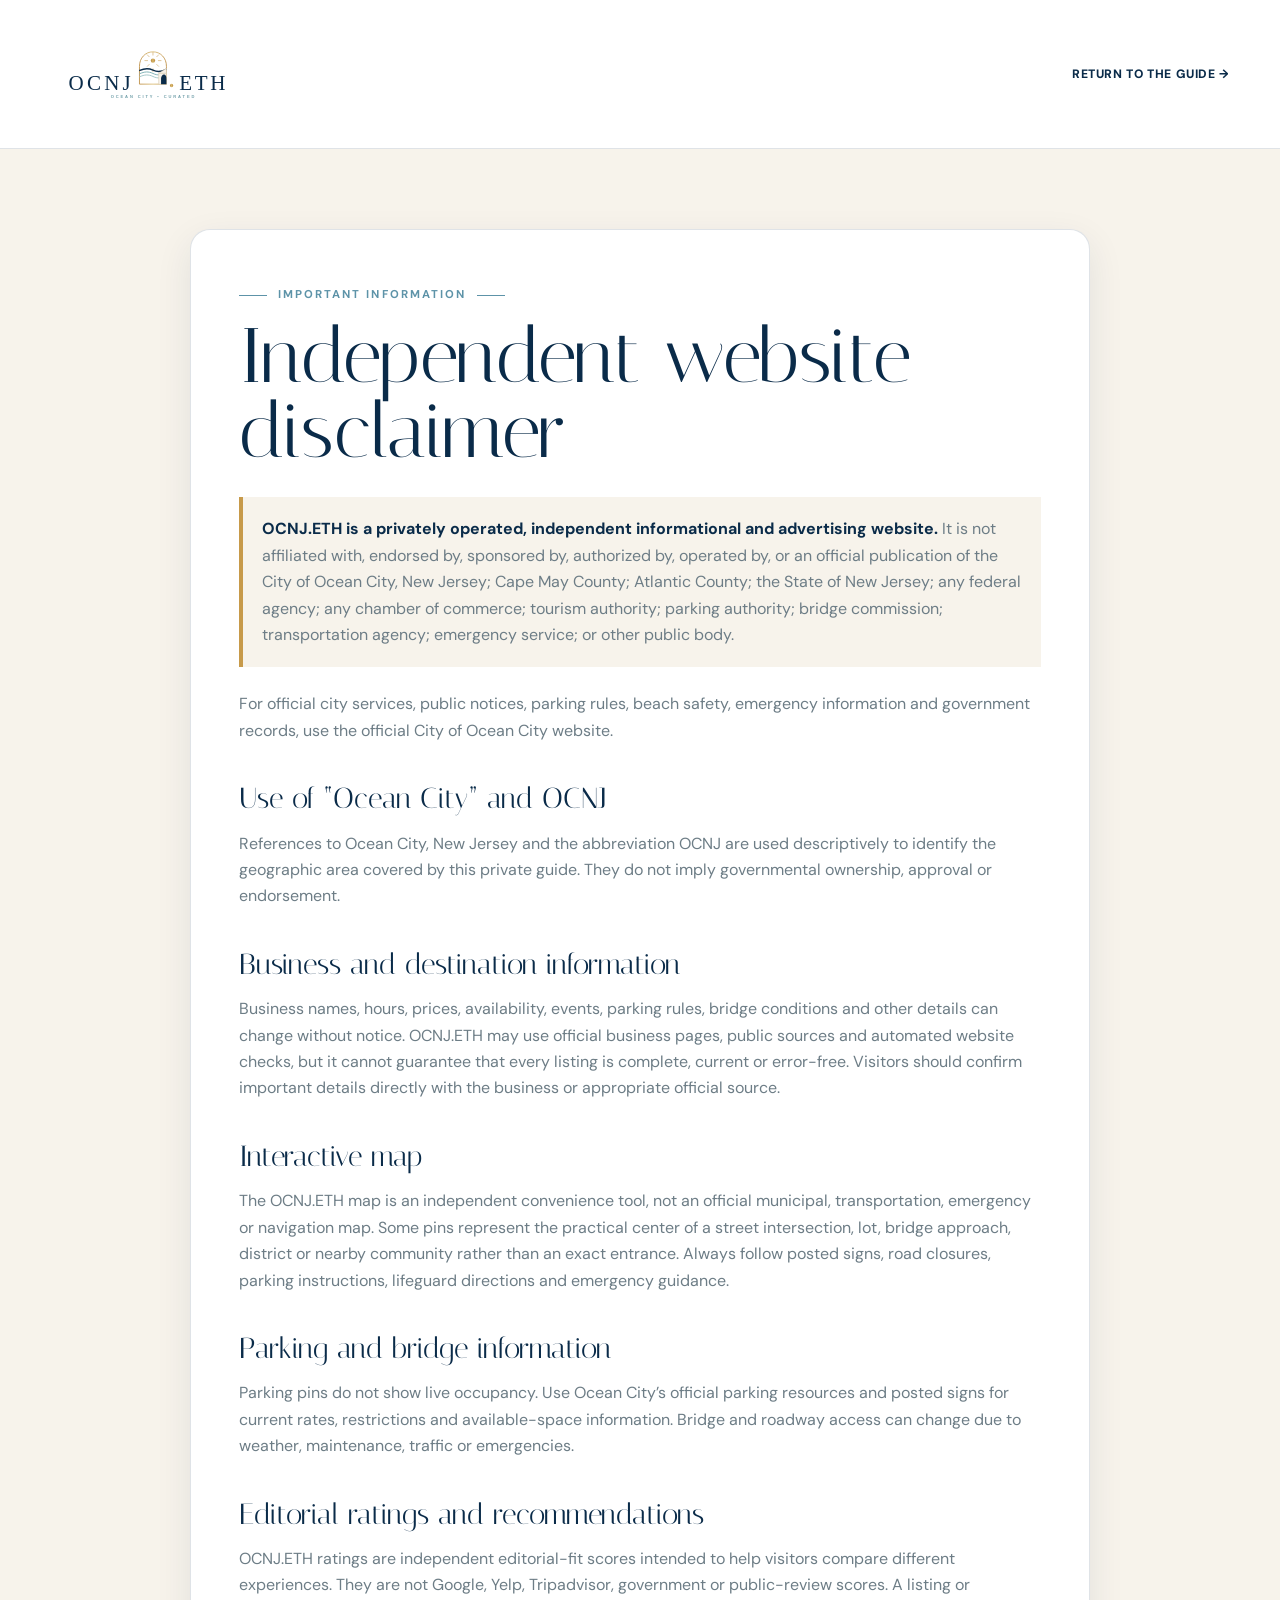
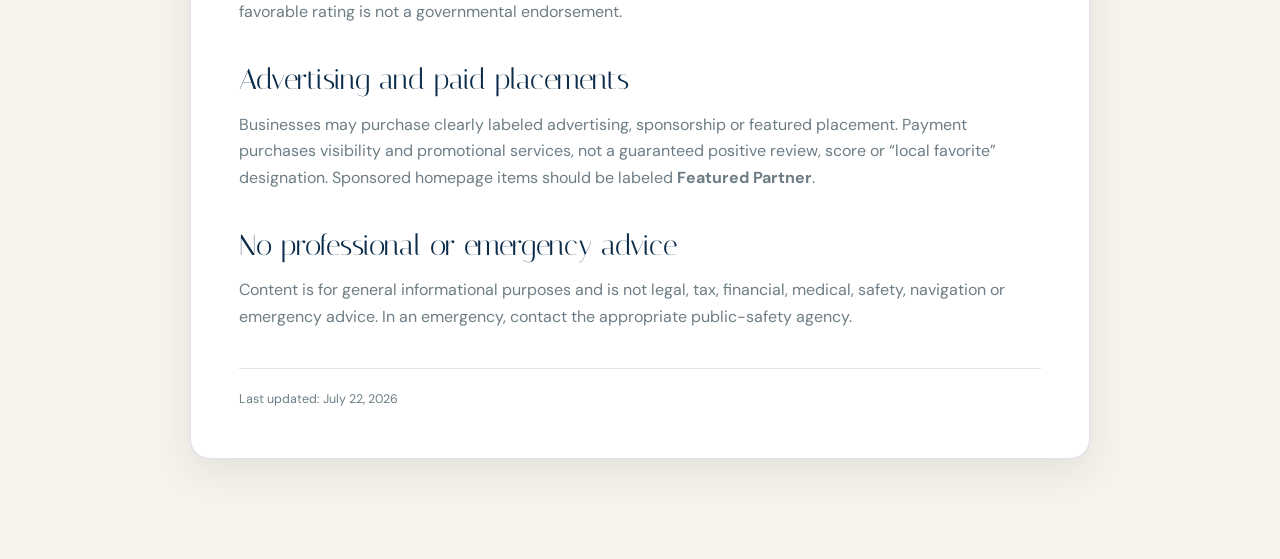
<file: disclaimer.html>
<!DOCTYPE html>
<html lang="en">
<head>
  <meta charset="UTF-8" />
  <meta name="viewport" content="width=device-width, initial-scale=1.0" />
  <meta name="theme-color" content="#0a2b49" />
  <link rel="icon" href="assets/favicon.svg" type="image/svg+xml" />
  <link rel="preconnect" href="https://fonts.googleapis.com" />
  <link rel="preconnect" href="https://fonts.gstatic.com" crossorigin />
  <link
    href="https://fonts.googleapis.com/css2?family=DM+Sans:wght@400;500;600;700&family=Italiana&family=Manrope:wght@500;600;700&display=swap"
    rel="stylesheet"
  />
  <link rel="stylesheet" href="style.css" />
  <title>Disclaimer | OCNJ.ETH</title>
  <meta
    name="description"
    content="Independence, affiliation, map, business-information and advertising disclaimer for OCNJ.ETH."
  />
</head>
<body class="legal-page">
  <header class="legal-header">
    <div class="shell legal-header-inner">
      <a href="index.html" aria-label="Return to OCNJ.ETH">
        <img src="assets/logo.svg" alt="OCNJ.ETH" />
      </a>
      <a href="index.html">Return to the guide →</a>
    </div>
  </header>

  <main class="legal-main">
    <article class="shell legal-document">
      <p class="eyebrow dark">Important information</p>
      <h1>Independent website disclaimer</h1>

      <div class="legal-callout">
        <strong>OCNJ.ETH is a privately operated, independent informational and advertising website.</strong>
        It is not affiliated with, endorsed by, sponsored by, authorized by, operated by, or
        an official publication of the City of Ocean City, New Jersey; Cape May
        County; Atlantic County; the State of New Jersey; any federal agency;
        any chamber of commerce; tourism authority; parking authority; bridge
        commission; transportation agency; emergency service; or other public body.
      </div>

      <p>
        For official city services, public notices, parking rules, beach safety,
        emergency information and government records, use
        <a href="https://www.ocnj.us/" target="_blank" rel="noopener noreferrer">the official City of Ocean City website</a>.
      </p>

      <h2>Use of “Ocean City” and OCNJ</h2>
      <p>
        References to Ocean City, New Jersey and the abbreviation OCNJ are used
        descriptively to identify the geographic area covered by this private
        guide. They do not imply governmental ownership, approval or endorsement.
      </p>

      <h2>Business and destination information</h2>
      <p>
        Business names, hours, prices, availability, events, parking rules,
        bridge conditions and other details can change without notice. OCNJ.ETH
        may use official business pages, public sources and automated website
        checks, but it cannot guarantee that every listing is complete, current
        or error-free. Visitors should confirm important details directly with
        the business or appropriate official source.
      </p>

      <h2>Interactive map</h2>
      <p>
        The OCNJ.ETH map is an independent convenience tool, not an official
        municipal, transportation, emergency or navigation map. Some pins
        represent the practical center of a street intersection, lot, bridge
        approach, district or nearby community rather than an exact entrance.
        Always follow posted signs, road closures, parking instructions,
        lifeguard directions and emergency guidance.
      </p>

      <h2>Parking and bridge information</h2>
      <p>
        Parking pins do not show live occupancy. Use Ocean City’s official
        parking resources and posted signs for current rates, restrictions and
        available-space information. Bridge and roadway access can change due
        to weather, maintenance, traffic or emergencies.
      </p>

      <h2>Editorial ratings and recommendations</h2>
      <p>
        OCNJ.ETH ratings are independent editorial-fit scores intended to help
        visitors compare different experiences. They are not Google, Yelp,
        Tripadvisor, government or public-review scores. A listing or favorable
        rating is not a governmental endorsement.
      </p>

      <h2>Advertising and paid placements</h2>
      <p>
        Businesses may purchase clearly labeled advertising, sponsorship or
        featured placement. Payment purchases visibility and promotional
        services, not a guaranteed positive review, score or “local favorite”
        designation. Sponsored homepage items should be labeled
        <strong>Featured Partner</strong>.
      </p>

      <h2>No professional or emergency advice</h2>
      <p>
        Content is for general informational purposes and is not legal, tax,
        financial, medical, safety, navigation or emergency advice. In an
        emergency, contact the appropriate public-safety agency.
      </p>

      <p class="legal-updated">
        Last updated: July 22, 2026
      </p>
    </article>
  </main>
</body>
</html>
</file>
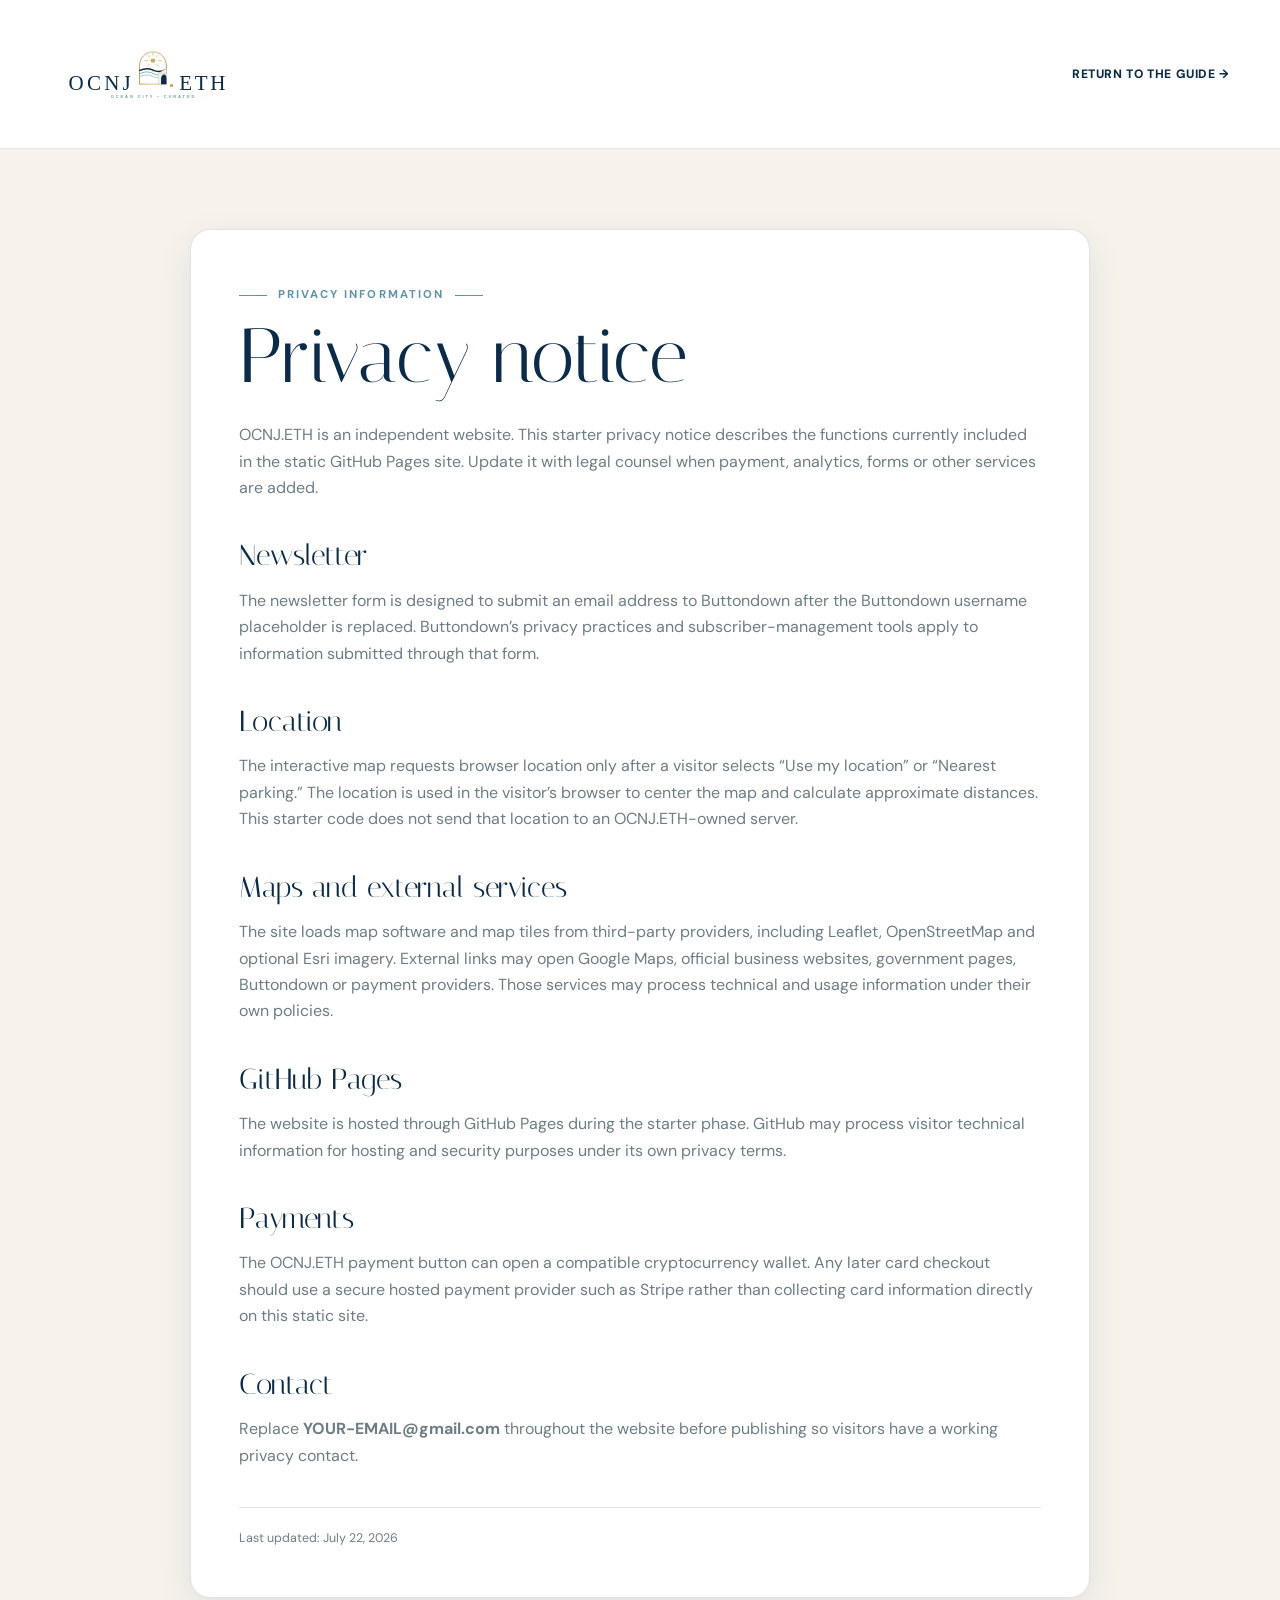
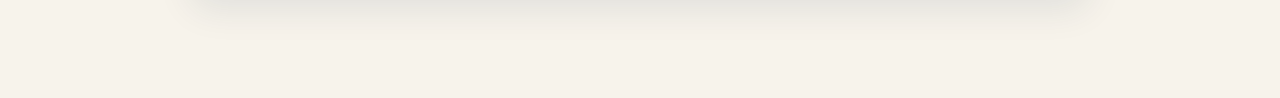
<file: privacy.html>
<!DOCTYPE html>
<html lang="en">
<head>
  <meta charset="UTF-8" />
  <meta name="viewport" content="width=device-width, initial-scale=1.0" />
  <meta name="theme-color" content="#0a2b49" />
  <link rel="icon" href="assets/favicon.svg" type="image/svg+xml" />
  <link rel="preconnect" href="https://fonts.googleapis.com" />
  <link rel="preconnect" href="https://fonts.gstatic.com" crossorigin />
  <link
    href="https://fonts.googleapis.com/css2?family=DM+Sans:wght@400;500;600;700&family=Italiana&family=Manrope:wght@500;600;700&display=swap"
    rel="stylesheet"
  />
  <link rel="stylesheet" href="style.css" />
  <title>Privacy | OCNJ.ETH</title>
  <meta
    name="description"
    content="Privacy information for OCNJ.ETH, including newsletter, location and third-party services."
  />
</head>
<body class="legal-page">
  <header class="legal-header">
    <div class="shell legal-header-inner">
      <a href="index.html" aria-label="Return to OCNJ.ETH">
        <img src="assets/logo.svg" alt="OCNJ.ETH" />
      </a>
      <a href="index.html">Return to the guide →</a>
    </div>
  </header>

  <main class="legal-main">
    <article class="shell legal-document">
      <p class="eyebrow dark">Privacy information</p>
      <h1>Privacy notice</h1>

      <p>
        OCNJ.ETH is an independent website. This starter privacy notice describes
        the functions currently included in the static GitHub Pages site. Update
        it with legal counsel when payment, analytics, forms or other services
        are added.
      </p>

      <h2>Newsletter</h2>
      <p>
        The newsletter form is designed to submit an email address to Buttondown
        after the Buttondown username placeholder is replaced. Buttondown’s
        privacy practices and subscriber-management tools apply to information
        submitted through that form.
      </p>

      <h2>Location</h2>
      <p>
        The interactive map requests browser location only after a visitor
        selects “Use my location” or “Nearest parking.” The location is used in
        the visitor’s browser to center the map and calculate approximate
        distances. This starter code does not send that location to an
        OCNJ.ETH-owned server.
      </p>

      <h2>Maps and external services</h2>
      <p>
        The site loads map software and map tiles from third-party providers,
        including Leaflet, OpenStreetMap and optional Esri imagery. External
        links may open Google Maps, official business websites, government pages,
        Buttondown or payment providers. Those services may process technical
        and usage information under their own policies.
      </p>

      <h2>GitHub Pages</h2>
      <p>
        The website is hosted through GitHub Pages during the starter phase.
        GitHub may process visitor technical information for hosting and
        security purposes under its own privacy terms.
      </p>

      <h2>Payments</h2>
      <p>
        The OCNJ.ETH payment button can open a compatible cryptocurrency wallet.
        Any later card checkout should use a secure hosted payment provider such
        as Stripe rather than collecting card information directly on this
        static site.
      </p>

      <h2>Contact</h2>
      <p>
        Replace <strong>YOUR-EMAIL@gmail.com</strong> throughout the website
        before publishing so visitors have a working privacy contact.
      </p>

      <p class="legal-updated">
        Last updated: July 22, 2026
      </p>
    </article>
  </main>
</body>
</html>
</file>
<file: style.css>
:root {
  --navy: #0a2b49;
  --navy-deep: #061d31;
  --blue: #5d93a8;
  --sea: #9fc5c6;
  --sea-light: #dcebea;
  --gold: #c79a4a;
  --gold-light: #ead5a4;
  --cream: #f7f3eb;
  --ivory: #fffdf9;
  --white: #ffffff;
  --ink: #17364b;
  --muted: #6d7d86;
  --border: rgba(10, 43, 73, 0.13);
  --shadow: 0 24px 70px rgba(10, 43, 73, 0.14);
  --soft-shadow: 0 12px 36px rgba(10, 43, 73, 0.09);
  --radius: 26px;
  --shell: 1240px;
}

* {
  box-sizing: border-box;
  margin: 0;
  padding: 0;
}

html {
  scroll-behavior: smooth;
  scroll-padding-top: 116px;
}

body {
  background: var(--ivory);
  color: var(--ink);
  font-family: "DM Sans", sans-serif;
  line-height: 1.65;
  overflow-x: hidden;
}

body.menu-open {
  overflow: hidden;
}

img {
  display: block;
  max-width: 100%;
}

a {
  color: inherit;
  text-decoration: none;
}

button,
input {
  font: inherit;
}

button {
  cursor: pointer;
}

.shell {
  width: min(92%, var(--shell));
  margin-inline: auto;
}

.section {
  padding: 100px 0;
}

.skip-link {
  position: fixed;
  top: -90px;
  left: 16px;
  z-index: 9999;
  padding: 12px 16px;
  border-radius: 10px;
  background: var(--white);
  color: var(--navy);
  box-shadow: var(--shadow);
}

.skip-link:focus {
  top: 16px;
}

.sr-only {
  position: absolute;
  width: 1px;
  height: 1px;
  overflow: hidden;
  clip: rect(0, 0, 0, 0);
  white-space: nowrap;
}

.eyebrow {
  display: inline-flex;
  align-items: center;
  gap: 11px;
  color: rgba(255, 255, 255, 0.86);
  font-size: 0.71rem;
  font-weight: 700;
  letter-spacing: 0.18em;
  text-transform: uppercase;
}

.eyebrow::before,
.eyebrow::after {
  content: "";
  width: 28px;
  height: 1px;
  background: currentColor;
}

.eyebrow.dark {
  color: var(--blue);
}

.eyebrow.light {
  color: var(--gold-light);
}

.section-heading {
  margin-bottom: 42px;
}

.section-heading h2,
.action-card h2 {
  margin-top: 12px;
  color: var(--navy);
  font-family: "Italiana", serif;
  font-size: clamp(2.5rem, 5vw, 4.6rem);
  font-weight: 400;
  line-height: 1;
  letter-spacing: -0.035em;
}

.centered-heading {
  max-width: 880px;
  margin-inline: auto;
  text-align: center;
}

.centered-heading .eyebrow {
  justify-content: center;
}

.split-heading {
  display: grid;
  grid-template-columns: 1fr 0.58fr;
  align-items: end;
  gap: 56px;
}

.split-heading > p {
  color: var(--muted);
  font-size: 1.02rem;
}

.button {
  display: inline-flex;
  min-height: 50px;
  align-items: center;
  justify-content: center;
  padding: 0 22px;
  border: 1px solid transparent;
  border-radius: 4px;
  font-family: "Manrope", sans-serif;
  font-size: 0.78rem;
  font-weight: 700;
  letter-spacing: 0.08em;
  text-transform: uppercase;
  transition:
    transform 0.2s ease,
    box-shadow 0.2s ease,
    background 0.2s ease,
    color 0.2s ease;
}

.button:hover {
  transform: translateY(-2px);
  box-shadow: 0 12px 30px rgba(6, 29, 49, 0.17);
}

.button-navy {
  background: var(--navy);
  color: var(--white);
}

.button-gold {
  background: var(--gold);
  color: var(--navy-deep);
}

.button-sea {
  background: var(--blue);
  color: var(--white);
}

.button-light {
  background: var(--white);
  color: var(--navy);
}

.button-glass {
  border-color: rgba(255, 255, 255, 0.6);
  background: rgba(255, 255, 255, 0.09);
  color: var(--white);
  backdrop-filter: blur(12px);
}

.button-outline {
  border-color: var(--navy);
  background: transparent;
  color: var(--navy);
}

/* HEADER */

.site-header {
  position: sticky;
  top: 0;
  z-index: 1000;
  background: rgba(255, 253, 249, 0.94);
  border-bottom: 1px solid rgba(10, 43, 73, 0.08);
  backdrop-filter: blur(18px);
}

.announcement-bar {
  background: var(--navy-deep);
  color: rgba(255, 255, 255, 0.78);
}

.announcement-inner {
  min-height: 32px;
  display: flex;
  align-items: center;
  justify-content: space-between;
  gap: 25px;
  font-size: 0.7rem;
  letter-spacing: 0.07em;
  text-transform: uppercase;
}

.announcement-inner a {
  color: var(--gold-light);
  font-weight: 700;
}

.navigation {
  min-height: 96px;
  display: grid;
  grid-template-columns: 1fr auto 1fr;
  align-items: center;
  gap: 26px;
}

.brand {
  justify-self: center;
}

.brand img {
  width: 214px;
  height: auto;
}

.nav-links {
  display: flex;
  align-items: center;
  gap: 27px;
  font-family: "Manrope", sans-serif;
  font-size: 0.72rem;
  font-weight: 700;
  letter-spacing: 0.08em;
  text-transform: uppercase;
}

.nav-left {
  justify-content: flex-start;
}

.nav-right {
  justify-content: flex-end;
}

.nav-links a {
  transition: color 0.2s ease;
}

.nav-links a:hover {
  color: var(--blue);
}

.search-link {
  font-size: 1rem;
  color: var(--gold);
}

.menu-button {
  display: none;
  width: 42px;
  height: 42px;
  padding: 0;
  border: 0;
  background: transparent;
}

.menu-button span {
  display: block;
  width: 24px;
  height: 2px;
  margin: 5px auto;
  background: var(--navy);
}

.mobile-nav {
  display: none;
}

/* HERO */

.hero {
  position: relative;
  min-height: 650px;
  display: grid;
  place-items: center;
  overflow: hidden;
  background:
    linear-gradient(
      180deg,
      rgba(255, 255, 255, 0.19),
      rgba(255, 255, 255, 0.02)
    ),
    url("assets/hero-greece-ocnj.svg") center 48% / cover no-repeat;
}

.hero-overlay {
  position: absolute;
  inset: 0;
  background:
    linear-gradient(
      90deg,
      rgba(255, 253, 249, 0.76) 0%,
      rgba(255, 253, 249, 0.38) 52%,
      rgba(255, 253, 249, 0.1) 100%
    );
}

.hero-content {
  position: relative;
  z-index: 2;
  padding: 86px 0 130px;
  text-align: center;
}

.hero .eyebrow {
  color: var(--navy);
}

.hero h1 {
  max-width: 760px;
  margin: 18px auto 19px;
  color: var(--navy);
  font-family: "Italiana", serif;
  font-size: clamp(4rem, 8vw, 7.1rem);
  font-weight: 400;
  line-height: 0.91;
  letter-spacing: -0.045em;
}

.hero h1 span {
  display: block;
  font-style: italic;
}

.hero-copy {
  max-width: 650px;
  margin-inline: auto;
  color: #35546a;
  font-size: 1.08rem;
}

.hero-actions {
  display: flex;
  flex-wrap: wrap;
  justify-content: center;
  gap: 12px;
  margin-top: 28px;
}

/* FEATURED CAROUSEL */

.featured-wrap {
  position: relative;
  z-index: 5;
  margin-top: -78px;
  padding-bottom: 34px;
}

.featured-card {
  position: relative;
  min-height: 310px;
  display: grid;
  grid-template-columns: 0.96fr 1.04fr;
  overflow: hidden;
  border: 1px solid rgba(10, 43, 73, 0.12);
  border-radius: 22px;
  background: rgba(255, 253, 249, 0.96);
  box-shadow: var(--shadow);
}

.featured-copy {
  position: relative;
  z-index: 2;
  display: flex;
  flex-direction: column;
  justify-content: center;
  padding: 42px 48px 36px;
}

.feature-label-row {
  display: flex;
  flex-wrap: wrap;
  align-items: center;
  gap: 10px;
}

.feature-kicker {
  color: var(--gold);
  font-family: "Manrope", sans-serif;
  font-size: 0.71rem;
  font-weight: 700;
  letter-spacing: 0.12em;
  text-transform: uppercase;
}

.feature-kicker::before {
  content: "✦";
  margin-right: 8px;
}

.paid-label {
  padding: 5px 8px;
  border-radius: 999px;
  background: var(--blue);
  color: var(--white);
  font-size: 0.64rem;
  font-weight: 700;
  letter-spacing: 0.08em;
  text-transform: uppercase;
}

.featured-copy h2 {
  margin: 13px 0 8px;
  color: var(--navy);
  font-family: "Italiana", serif;
  font-size: clamp(2.7rem, 5vw, 4.5rem);
  font-weight: 400;
  line-height: 0.98;
}

.featured-copy p {
  max-width: 520px;
  color: var(--muted);
}

.featured-copy .button {
  align-self: flex-start;
  margin-top: 20px;
}

.featured-image {
  min-height: 310px;
  overflow: hidden;
  background: var(--sea-light);
}

.featured-image img {
  width: 100%;
  height: 100%;
  object-fit: cover;
}

.feature-arrow {
  position: absolute;
  z-index: 4;
  top: 50%;
  width: 42px;
  height: 42px;
  border: 1px solid var(--border);
  border-radius: 50%;
  background: var(--white);
  color: var(--navy);
  font-size: 1.8rem;
  line-height: 1;
  transform: translateY(-50%);
  box-shadow: var(--soft-shadow);
}

.feature-arrow-left {
  left: -21px;
}

.feature-arrow-right {
  right: -21px;
}

.feature-dots {
  display: flex;
  gap: 7px;
  margin-top: 20px;
}

.feature-dot {
  width: 7px;
  height: 7px;
  padding: 0;
  border: 0;
  border-radius: 50%;
  background: var(--sea);
}

.feature-dot.active {
  width: 23px;
  border-radius: 999px;
  background: var(--gold);
}

.feature-disclosure {
  margin-top: 12px;
  color: var(--muted);
  font-size: 0.73rem;
  text-align: center;
}

/* CATEGORY CARDS */

.category-section {
  padding-top: 70px;
  background: var(--ivory);
}

.category-grid {
  display: grid;
  grid-template-columns: repeat(5, 1fr);
  gap: 14px;
}

.category-card {
  position: relative;
  overflow: hidden;
  padding-bottom: 24px;
  text-align: center;
  border: 1px solid var(--border);
  border-radius: 17px;
  background: var(--white);
  box-shadow: var(--soft-shadow);
  transition:
    transform 0.2s ease,
    box-shadow 0.2s ease;
}

.category-card:hover {
  transform: translateY(-5px);
  box-shadow: var(--shadow);
}

.category-image {
  height: 230px;
  overflow: hidden;
}

.category-image img {
  width: 100%;
  height: 100%;
  object-fit: cover;
}

.category-icon {
  width: 48px;
  height: 48px;
  display: grid;
  place-items: center;
  margin: -24px auto 12px;
  border: 1px solid var(--border);
  border-radius: 50%;
  background: var(--white);
  color: var(--navy);
  font-family: "Italiana", serif;
  font-size: 1.5rem;
}

.category-card h3 {
  color: var(--navy);
  font-family: "Manrope", sans-serif;
  font-size: 0.82rem;
  letter-spacing: 0.13em;
  text-transform: uppercase;
}

.category-card p {
  min-height: 68px;
  padding: 10px 18px 0;
  color: var(--muted);
  font-size: 0.82rem;
}

.category-card a {
  display: inline-block;
  margin-top: 10px;
  color: var(--navy);
  font-size: 0.72rem;
  font-weight: 700;
  letter-spacing: 0.07em;
  text-transform: uppercase;
}

/* GUIDE */

.guide-section {
  background: var(--cream);
}

.filter-panel {
  margin-bottom: 32px;
}

.tier-filters {
  display: grid;
  grid-template-columns: repeat(4, 1fr);
  gap: 11px;
}

.tier-button {
  display: grid;
  gap: 3px;
  min-height: 75px;
  padding: 14px 16px;
  text-align: left;
  border: 1px solid var(--border);
  border-radius: 13px;
  background: var(--white);
  color: var(--navy);
  transition: 0.2s ease;
}

.tier-button span {
  color: var(--blue);
  font-size: 0.69rem;
  font-weight: 700;
  letter-spacing: 0.1em;
  text-transform: uppercase;
}

.tier-button strong {
  font-size: 0.91rem;
}

.tier-button.active,
.tier-button:hover {
  border-color: var(--navy);
  background: var(--navy);
  color: var(--white);
}

.tier-button.active span,
.tier-button:hover span {
  color: var(--gold-light);
}

.category-filters {
  display: flex;
  flex-wrap: wrap;
  gap: 8px;
  margin-top: 16px;
}

.category-filter {
  min-height: 38px;
  padding: 0 13px;
  border: 1px solid var(--border);
  border-radius: 999px;
  background: var(--white);
  color: var(--navy);
  font-size: 0.76rem;
  font-weight: 700;
}

.category-filter.active {
  border-color: var(--gold);
  background: var(--gold-light);
}

.experience-grid {
  display: grid;
  grid-template-columns: repeat(3, 1fr);
  gap: 21px;
}

.experience-card {
  display: flex;
  flex-direction: column;
  overflow: hidden;
  border: 1px solid var(--border);
  border-radius: 20px;
  background: var(--white);
  box-shadow: var(--soft-shadow);
  transition:
    transform 0.2s ease,
    box-shadow 0.2s ease;
}

.experience-card:hover {
  transform: translateY(-5px);
  box-shadow: var(--shadow);
}

.experience-visual {
  position: relative;
  min-height: 145px;
  display: grid;
  place-items: center;
  overflow: hidden;
  background:
    radial-gradient(
      circle at 78% 18%,
      rgba(255, 255, 255, 0.4),
      transparent 25%
    ),
    linear-gradient(145deg, var(--sea-light), var(--blue));
}

.experience-card[data-tier="free"] .experience-visual {
  background:
    radial-gradient(
      circle at 78% 18%,
      rgba(255, 255, 255, 0.42),
      transparent 25%
    ),
    linear-gradient(145deg, #dcebe4, #88b7a4);
}

.experience-card[data-tier="medium"] .experience-visual {
  background:
    radial-gradient(
      circle at 78% 18%,
      rgba(255, 255, 255, 0.42),
      transparent 25%
    ),
    linear-gradient(145deg, #f0e4ca, #d0a861);
}

.experience-card[data-tier="premium"] .experience-visual {
  background:
    radial-gradient(
      circle at 78% 18%,
      rgba(255, 255, 255, 0.38),
      transparent 25%
    ),
    linear-gradient(145deg, #d4e1e5, #7a93a8);
}

.experience-icon {
  position: relative;
  z-index: 2;
  font-size: 3.6rem;
}

.price-chip {
  position: absolute;
  z-index: 3;
  top: 13px;
  left: 13px;
  padding: 5px 9px;
  border-radius: 999px;
  background: rgba(255, 255, 255, 0.92);
  color: var(--navy);
  font-size: 0.64rem;
  font-weight: 800;
  letter-spacing: 0.07em;
  text-transform: uppercase;
}

.experience-body {
  display: flex;
  flex: 1;
  flex-direction: column;
  padding: 21px;
}

.experience-kicker {
  color: var(--blue);
  font-size: 0.65rem;
  font-weight: 800;
  letter-spacing: 0.1em;
  text-transform: uppercase;
}

.experience-card h3 {
  margin: 7px 0 8px;
  color: var(--navy);
  font-family: "Italiana", serif;
  font-size: 1.65rem;
  font-weight: 400;
  line-height: 1.05;
}

.experience-description {
  color: var(--muted);
  font-size: 0.88rem;
}

.experience-note {
  margin-top: 13px;
  padding: 11px;
  border-radius: 10px;
  background: var(--cream);
  color: var(--ink);
  font-size: 0.79rem;
}

.rating-grid {
  display: grid;
  grid-template-columns: repeat(3, 1fr);
  gap: 6px;
  margin-top: 17px;
}

.rating {
  padding: 7px 4px;
  text-align: center;
  border-radius: 9px;
  background: var(--sea-light);
}

.rating small {
  display: block;
  color: var(--muted);
  font-size: 0.51rem;
  font-weight: 700;
  letter-spacing: 0.04em;
  text-transform: uppercase;
}

.rating strong {
  color: var(--navy);
  font-size: 0.86rem;
}

.experience-links {
  display: flex;
  flex-wrap: wrap;
  gap: 8px;
  margin-top: auto;
  padding-top: 18px;
}

.experience-links a {
  display: inline-flex;
  min-height: 36px;
  align-items: center;
  justify-content: center;
  padding: 0 12px;
  border: 1px solid var(--navy);
  border-radius: 3px;
  color: var(--navy);
  font-size: 0.69rem;
  font-weight: 700;
  letter-spacing: 0.06em;
  text-transform: uppercase;
}

.experience-links a:first-child {
  background: var(--navy);
  color: var(--white);
}

.no-results {
  grid-column: 1 / -1;
  padding: 40px;
  text-align: center;
  border-radius: 16px;
  background: var(--white);
  color: var(--muted);
}


/* VERIFIED LOCAL FAVORITES */

.automated-monitor-note {
  display: flex;
  align-items: center;
  gap: 11px;
  margin: -12px 0 28px;
  padding: 13px 15px;
  border: 1px solid rgba(93, 147, 168, 0.25);
  border-radius: 12px;
  background: var(--sea-light);
  color: var(--navy);
}

.automated-monitor-note p {
  font-size: 0.8rem;
  font-weight: 600;
}

.monitor-dot {
  width: 9px;
  height: 9px;
  flex: 0 0 auto;
  border-radius: 50%;
  background: #4f9d71;
  box-shadow: 0 0 0 5px rgba(79, 157, 113, 0.12);
}



.local-favorites-section {
  background:
    radial-gradient(
      circle at 92% 8%,
      rgba(159, 197, 198, 0.2),
      transparent 27%
    ),
    var(--ivory);
}

.local-favorites-grid {
  display: grid;
  grid-template-columns: repeat(3, 1fr);
  gap: 18px;
}

.local-favorite-card {
  display: flex;
  min-height: 290px;
  flex-direction: column;
  padding: 27px;
  border: 1px solid var(--border);
  border-radius: 18px;
  background: var(--white);
  box-shadow: var(--soft-shadow);
  transition:
    transform 0.2s ease,
    box-shadow 0.2s ease;
}

.local-favorite-card:hover {
  transform: translateY(-4px);
  box-shadow: var(--shadow);
}

.verified-badge {
  align-self: flex-start;
  padding: 5px 8px;
  border-radius: 999px;
  background: var(--sea-light);
  color: var(--navy);
  font-size: 0.62rem;
  font-weight: 800;
  letter-spacing: 0.07em;
  text-transform: uppercase;
}

.local-favorite-type {
  margin-top: auto;
  color: var(--gold);
  font-size: 0.67rem;
  font-weight: 800;
  letter-spacing: 0.1em;
  text-transform: uppercase;
}

.local-favorite-card h3 {
  margin: 8px 0 10px;
  color: var(--navy);
  font-family: "Italiana", serif;
  font-size: 1.8rem;
  font-weight: 400;
  line-height: 1.05;
}

.local-favorite-card > p:not(.local-favorite-type) {
  color: var(--muted);
  font-size: 0.88rem;
}

.local-favorite-links {
  display: flex;
  flex-wrap: wrap;
  gap: 9px;
  margin-top: 18px;
}

.local-favorite-links a {
  display: inline-flex;
  min-height: 36px;
  align-items: center;
  justify-content: center;
  padding: 0 12px;
  border: 1px solid var(--navy);
  border-radius: 3px;
  color: var(--navy);
  font-size: 0.68rem;
  font-weight: 700;
  letter-spacing: 0.06em;
  text-transform: uppercase;
}

.local-favorite-links a:first-child {
  background: var(--navy);
  color: var(--white);
}

/* ACTION CARDS */

.action-section {
  background: var(--ivory);
}

.action-grid {
  display: grid;
  grid-template-columns: 0.86fr 1.1fr 0.86fr;
  overflow: hidden;
  border: 1px solid var(--border);
  border-radius: 21px;
  box-shadow: var(--soft-shadow);
}

.action-card {
  position: relative;
  min-height: 390px;
  overflow: hidden;
  padding: 36px;
  background: var(--white);
}

.action-card + .action-card {
  border-left: 1px solid var(--border);
}

.action-card h2 {
  font-size: 2.35rem;
}

.action-card > p:not(.eyebrow) {
  margin-top: 11px;
  color: var(--muted);
  font-size: 0.92rem;
}

.action-card .button {
  margin-top: 20px;
}

.action-illustration {
  width: 90px;
  height: 90px;
  margin-bottom: 20px;
}

.action-illustration img {
  width: 100%;
  height: 100%;
  object-fit: contain;
}

.mini-payment-row {
  display: grid;
  grid-template-columns: 62px 1fr;
  gap: 12px;
  align-items: center;
  margin-top: 22px;
  padding: 11px;
  border: 1px solid var(--border);
  border-radius: 12px;
  background: var(--cream);
}

.mini-payment-row img {
  width: 62px;
  height: 62px;
}

.mini-payment-row div {
  display: grid;
}

.mini-payment-row strong {
  color: var(--navy);
}

.mini-payment-row span {
  color: var(--muted);
  font-size: 0.72rem;
}

.partner-card {
  color: var(--white);
  background:
    linear-gradient(
      90deg,
      rgba(10, 43, 73, 0.9),
      rgba(10, 43, 73, 0.62)
    ),
    url("assets/partner-beach.svg") center / cover no-repeat;
}

.partner-overlay {
  position: absolute;
  inset: 0;
  background:
    radial-gradient(
      circle at 80% 20%,
      rgba(255, 255, 255, 0.15),
      transparent 32%
    );
}

.partner-content {
  position: relative;
  z-index: 2;
  max-width: 410px;
}

.partner-card h2 {
  color: var(--white);
}

.partner-card > p,
.partner-content > p:not(.eyebrow) {
  color: rgba(255, 255, 255, 0.76);
}

.newsletter-form {
  display: grid;
  gap: 10px;
  margin-top: 21px;
}

.newsletter-form input {
  min-height: 48px;
  padding: 0 14px;
  border: 1px solid var(--border);
  outline: none;
  background: var(--white);
}

.newsletter-form button {
  min-height: 48px;
  border: 0;
  background: var(--blue);
  color: var(--white);
  font-family: "Manrope", sans-serif;
  font-size: 0.72rem;
  font-weight: 700;
  letter-spacing: 0.08em;
  text-transform: uppercase;
}

.newsletter-card small {
  display: block;
  margin-top: 10px;
  color: var(--muted);
  font-size: 0.7rem;
}

/* PRICING */

.pricing-section {
  background: var(--cream);
}

.pricing-intro {
  max-width: 650px;
  margin: 16px auto 0;
  color: var(--muted);
}

.pricing-grid {
  display: grid;
  grid-template-columns: repeat(3, 1fr);
  gap: 21px;
}

.price-card {
  position: relative;
  display: flex;
  flex-direction: column;
  padding: 31px;
  border: 1px solid var(--border);
  border-radius: 19px;
  background: var(--white);
  box-shadow: var(--soft-shadow);
}

.featured-price {
  border-color: var(--gold);
  transform: translateY(-10px);
}

.price-ribbon {
  position: absolute;
  top: -13px;
  right: 20px;
  padding: 6px 10px;
  border-radius: 999px;
  background: var(--gold);
  color: var(--navy-deep);
  font-size: 0.63rem;
  font-weight: 800;
  letter-spacing: 0.06em;
  text-transform: uppercase;
}

.price-name {
  color: var(--blue);
  font-size: 0.71rem;
  font-weight: 800;
  letter-spacing: 0.11em;
  text-transform: uppercase;
}

.price-value {
  margin: 12px 0 18px;
  color: var(--navy);
  font-family: "Italiana", serif;
  font-size: 3rem;
  line-height: 1;
}

.price-value span {
  color: var(--muted);
  font-family: "DM Sans", sans-serif;
  font-size: 0.78rem;
}

.price-card ul {
  display: grid;
  gap: 10px;
  margin-bottom: 26px;
  list-style: none;
}

.price-card li {
  color: var(--ink);
  font-size: 0.88rem;
}

.price-card li::before {
  content: "✓";
  margin-right: 8px;
  color: var(--blue);
  font-weight: 800;
}

.price-card .button {
  margin-top: auto;
}

/* FOOTER */

.site-footer {
  padding: 58px 0 28px;
  background: var(--navy-deep);
  color: rgba(255, 255, 255, 0.67);
}

.footer-grid {
  display: grid;
  grid-template-columns: 1.4fr 0.6fr 0.8fr;
  gap: 70px;
}

.footer-brand img {
  width: 210px;
  margin-bottom: 12px;
}

.footer-brand p {
  font-family: "Italiana", serif;
  font-size: 1.3rem;
  font-style: italic;
}

.site-footer h3 {
  margin-bottom: 12px;
  color: var(--white);
  font-size: 0.76rem;
  letter-spacing: 0.11em;
  text-transform: uppercase;
}

.site-footer div > a {
  display: block;
  margin: 7px 0;
  font-size: 0.84rem;
}

.footer-bottom {
  display: flex;
  justify-content: space-between;
  gap: 30px;
  margin-top: 40px;
  padding-top: 22px;
  border-top: 1px solid rgba(255, 255, 255, 0.12);
  font-size: 0.73rem;
}

.footer-bottom p:last-child {
  max-width: 680px;
  text-align: right;
}

/* RESPONSIVE */

@media (max-width: 1080px) {
  .nav-links {
    gap: 16px;
  }

  .category-grid {
    grid-template-columns: repeat(3, 1fr);
  }

  .experience-grid,
  .local-favorites-grid {
    grid-template-columns: repeat(2, 1fr);
  }

  .action-grid {
    grid-template-columns: 1fr 1fr;
  }

  .newsletter-card {
    grid-column: 1 / -1;
    border-top: 1px solid var(--border);
    border-left: 0 !important;
  }
}

@media (max-width: 880px) {
  .announcement-bar {
    display: none;
  }

  .navigation {
    min-height: 78px;
    grid-template-columns: 42px 1fr 42px;
  }

  .brand img {
    width: 185px;
  }

  .menu-button {
    display: block;
  }

  .nav-links {
    display: none;
  }

  .mobile-nav {
    position: fixed;
    inset: 78px 0 0;
    z-index: 1001;
    display: none;
    flex-direction: column;
    padding: 28px 5%;
    background: var(--ivory);
  }

  .mobile-nav.open {
    display: flex;
  }

  .mobile-nav a {
    padding: 13px 0;
    border-bottom: 1px solid var(--border);
    color: var(--navy);
    font-size: 0.9rem;
    font-weight: 700;
  }

  .mobile-nav-cta {
    margin-top: 16px;
    padding: 13px 16px !important;
    text-align: center;
    border: 0 !important;
    background: var(--navy);
    color: var(--white) !important;
  }

  .hero {
    min-height: 590px;
  }

  .featured-card {
    grid-template-columns: 1fr;
  }

  .featured-image {
    min-height: 260px;
  }

  .feature-arrow-left {
    left: 10px;
  }

  .feature-arrow-right {
    right: 10px;
  }

  .split-heading {
    grid-template-columns: 1fr;
    gap: 18px;
  }

  .tier-filters {
    grid-template-columns: 1fr 1fr;
  }

  .category-grid {
    grid-template-columns: repeat(2, 1fr);
  }

  .pricing-grid {
    grid-template-columns: 1fr 1fr;
  }

  .featured-price {
    transform: none;
  }

  .footer-grid {
    grid-template-columns: 1fr 1fr;
  }

  .footer-brand {
    grid-column: 1 / -1;
  }
}

@media (max-width: 640px) {
  .section {
    padding: 74px 0;
  }

  .hero {
    min-height: 550px;
  }

  .hero-content {
    padding: 70px 0 112px;
  }

  .hero h1 {
    font-size: clamp(3.5rem, 17vw, 5.4rem);
  }

  .hero-copy {
    font-size: 0.98rem;
  }

  .hero-actions {
    flex-direction: column;
  }

  .hero-actions .button {
    width: 100%;
  }

  .featured-wrap {
    margin-top: -60px;
  }

  .featured-copy {
    padding: 34px 26px 28px;
  }

  .featured-copy .button {
    width: 100%;
  }

  .category-grid,
  .experience-grid,
  .local-favorites-grid,
  .pricing-grid {
    grid-template-columns: 1fr;
  }

  .category-image {
    height: 300px;
  }

  .tier-filters {
    grid-template-columns: 1fr;
  }

  .rating-grid {
    grid-template-columns: repeat(3, 1fr);
  }

  .action-grid {
    grid-template-columns: 1fr;
  }

  .action-card + .action-card,
  .newsletter-card {
    border-top: 1px solid var(--border);
    border-left: 0;
  }

  .footer-grid {
    grid-template-columns: 1fr;
    gap: 30px;
  }

  .footer-brand {
    grid-column: auto;
  }

  .footer-bottom {
    flex-direction: column;
  }

  .footer-bottom p:last-child {
    text-align: left;
  }
}


/* INDEPENDENT WEBSITE NOTICE */

.independence-notice {
  border-bottom: 1px solid rgba(10, 43, 73, 0.1);
  background: #eef5f3;
}

.independence-notice-inner {
  min-height: 54px;
  display: flex;
  align-items: center;
  gap: 12px;
  padding-block: 10px;
  color: var(--navy);
  font-size: 0.73rem;
}

.independence-notice-inner strong {
  flex: 0 0 auto;
  color: var(--navy);
}

.independence-notice-inner span {
  color: #526c78;
}

.independence-notice-inner a {
  flex: 0 0 auto;
  margin-left: auto;
  color: var(--blue);
  font-weight: 800;
}

@media (max-width: 760px) {
  .independence-notice-inner {
    align-items: flex-start;
    flex-direction: column;
    gap: 4px;
  }

  .independence-notice-inner a {
    margin-left: 0;
  }
}


/* INTERACTIVE MAP */

.map-section {
  background:
    radial-gradient(
      circle at 93% 7%,
      rgba(159, 197, 198, 0.22),
      transparent 28%
    ),
    var(--cream);
}

.map-heading {
  margin-bottom: 34px;
}

.map-layout {
  display: grid;
  grid-template-columns: 360px minmax(0, 1fr);
  min-height: 700px;
  overflow: hidden;
  border: 1px solid var(--border);
  border-radius: 22px;
  background: var(--white);
  box-shadow: var(--shadow);
}

.map-sidebar {
  position: relative;
  z-index: 3;
  max-height: 760px;
  overflow-y: auto;
  padding: 25px;
  border-right: 1px solid var(--border);
  background: rgba(255, 253, 249, 0.98);
}

.map-search-wrap label,
.map-filter-group > p,
.bridge-shortcuts > p {
  display: block;
  margin-bottom: 8px;
  color: var(--navy);
  font-family: "Manrope", sans-serif;
  font-size: 0.67rem;
  font-weight: 800;
  letter-spacing: 0.11em;
  text-transform: uppercase;
}

.map-search-wrap input {
  width: 100%;
  min-height: 48px;
  padding: 0 14px;
  border: 1px solid var(--border);
  border-radius: 8px;
  outline: none;
  background: var(--white);
  color: var(--ink);
}

.map-search-wrap input:focus {
  border-color: var(--blue);
  box-shadow: 0 0 0 3px rgba(93, 147, 168, 0.14);
}

.map-filter-group {
  margin-top: 22px;
}

.map-filter-buttons {
  display: flex;
  flex-wrap: wrap;
  gap: 7px;
}

.map-filter-button {
  min-height: 35px;
  padding: 0 10px;
  border: 1px solid var(--border);
  border-radius: 999px;
  background: var(--white);
  color: var(--navy);
  font-size: 0.7rem;
  font-weight: 700;
}

.map-filter-button.active {
  border-color: var(--navy);
  background: var(--navy);
  color: var(--white);
}

.map-action-grid {
  display: grid;
  grid-template-columns: 1fr 1fr;
  gap: 8px;
  margin-top: 20px;
}

.map-action-button {
  min-height: 43px;
  display: inline-flex;
  align-items: center;
  justify-content: center;
  padding: 8px 10px;
  text-align: center;
  border: 1px solid var(--navy);
  border-radius: 6px;
  background: var(--white);
  color: var(--navy);
  font-size: 0.69rem;
  font-weight: 800;
  line-height: 1.2;
}

.map-action-button:hover {
  background: var(--navy);
  color: var(--white);
}

.bridge-shortcuts {
  margin-top: 22px;
}

.bridge-shortcuts button {
  margin: 0 5px 6px 0;
  padding: 7px 9px;
  border: 1px solid rgba(199, 154, 74, 0.45);
  border-radius: 999px;
  background: rgba(234, 213, 164, 0.45);
  color: var(--navy);
  font-size: 0.69rem;
  font-weight: 700;
}

.map-status {
  margin-top: 18px;
  padding: 11px 12px;
  border-radius: 9px;
  background: var(--sea-light);
  color: var(--navy);
  font-size: 0.76rem;
  font-weight: 600;
}

.map-results {
  display: grid;
  gap: 8px;
  margin-top: 13px;
}

.map-result-button {
  width: 100%;
  display: grid;
  grid-template-columns: 34px 1fr auto;
  gap: 10px;
  align-items: center;
  padding: 10px;
  text-align: left;
  border: 1px solid var(--border);
  border-radius: 10px;
  background: var(--white);
  color: var(--ink);
}

.map-result-button:hover {
  border-color: var(--blue);
  background: #f7fbfa;
}

.map-result-icon {
  width: 34px;
  height: 34px;
  display: grid;
  place-items: center;
  border-radius: 50%;
  background: var(--sea-light);
  color: var(--navy);
  font-size: 1rem;
}

.map-result-copy {
  min-width: 0;
}

.map-result-copy strong {
  display: block;
  overflow: hidden;
  color: var(--navy);
  font-size: 0.78rem;
  text-overflow: ellipsis;
  white-space: nowrap;
}

.map-result-copy span {
  display: block;
  overflow: hidden;
  color: var(--muted);
  font-size: 0.67rem;
  text-overflow: ellipsis;
  white-space: nowrap;
}

.map-result-distance {
  color: var(--gold);
  font-size: 0.63rem;
  font-weight: 800;
}

.parking-reality-note {
  margin-top: 18px;
  padding: 12px;
  border-left: 3px solid var(--gold);
  background: var(--cream);
  color: var(--muted);
  font-size: 0.72rem;
}

.parking-reality-note strong {
  color: var(--navy);
}

.map-canvas-wrap {
  position: relative;
  min-width: 0;
  min-height: 700px;
}

.ocnj-map {
  width: 100%;
  height: 100%;
  min-height: 700px;
  background: var(--sea-light);
}

.map-legend {
  position: absolute;
  z-index: 500;
  right: 15px;
  bottom: 15px;
  display: flex;
  flex-wrap: wrap;
  gap: 9px;
  max-width: calc(100% - 30px);
  padding: 9px 11px;
  border: 1px solid var(--border);
  border-radius: 10px;
  background: rgba(255, 253, 249, 0.94);
  box-shadow: var(--soft-shadow);
  backdrop-filter: blur(10px);
}

.map-legend span {
  display: inline-flex;
  align-items: center;
  gap: 5px;
  color: var(--navy);
  font-size: 0.64rem;
  font-weight: 700;
}

.legend-dot {
  width: 9px;
  height: 9px;
  display: inline-block;
  border-radius: 50%;
}

.legend-dot.parking { background: #2463a6; }
.legend-dot.business { background: #c79a4a; }
.legend-dot.bridge { background: #d36e55; }
.legend-dot.nearby { background: #4d8870; }

.map-disclaimer {
  display: grid;
  grid-template-columns: 1fr 1fr;
  gap: 22px;
  margin-top: 18px;
  color: var(--muted);
  font-size: 0.75rem;
}

.map-disclaimer strong {
  color: var(--navy);
}

.ocnj-div-icon {
  background: transparent;
  border: 0;
}

.ocnj-map-marker {
  width: 34px;
  height: 34px;
  display: grid;
  place-items: center;
  border: 3px solid var(--white);
  border-radius: 50% 50% 50% 10%;
  color: var(--white);
  font-size: 0.95rem;
  box-shadow: 0 6px 18px rgba(6, 29, 49, 0.3);
  transform: rotate(-45deg);
}

.ocnj-map-marker span { transform: rotate(45deg); }
.ocnj-map-marker.parking { background: #2463a6; }
.ocnj-map-marker.dining { background: #c77d67; }
.ocnj-map-marker.shopping { background: #c79a4a; }
.ocnj-map-marker.recreation { background: #4e8e9b; }
.ocnj-map-marker.fitness { background: #796f9d; }
.ocnj-map-marker.bridge { background: #d36e55; }
.ocnj-map-marker.attraction { background: #0a2b49; }
.ocnj-map-marker.nearby { background: #4d8870; }
.ocnj-map-marker.review {
  filter: grayscale(0.6);
  opacity: 0.65;
}

.ocnj-map .leaflet-popup-content-wrapper {
  border-radius: 14px;
  box-shadow: var(--shadow);
}

.ocnj-map .leaflet-popup-content {
  min-width: 230px;
  margin: 16px;
}

.map-popup { color: var(--ink); }

.map-popup-kicker {
  color: var(--blue);
  font-size: 0.62rem;
  font-weight: 800;
  letter-spacing: 0.09em;
  text-transform: uppercase;
}

.map-popup h3 {
  margin: 4px 0 7px;
  color: var(--navy);
  font-family: "Italiana", serif;
  font-size: 1.55rem;
  font-weight: 400;
  line-height: 1.05;
}

.map-popup-address,
.map-popup-description {
  color: var(--muted);
  font-size: 0.76rem;
}

.map-popup-description { margin-top: 7px; }

.map-popup-status {
  display: inline-block;
  margin-top: 9px;
  padding: 4px 7px;
  border-radius: 999px;
  background: var(--sea-light);
  color: var(--navy);
  font-size: 0.61rem;
  font-weight: 800;
}

.map-popup-status.review {
  background: #f4dfd8;
  color: #873b2d;
}

.map-popup-links {
  display: flex;
  flex-wrap: wrap;
  gap: 7px;
  margin-top: 11px;
}

.map-popup-links a {
  display: inline-flex;
  min-height: 34px;
  align-items: center;
  justify-content: center;
  padding: 0 10px;
  border: 1px solid var(--navy);
  border-radius: 4px;
  background: var(--navy);
  color: var(--white);
  font-size: 0.63rem;
  font-weight: 800;
  letter-spacing: 0.04em;
  text-transform: uppercase;
}

.map-popup-links a.secondary {
  background: var(--white);
  color: var(--navy);
}

.user-location-marker {
  width: 19px;
  height: 19px;
  border: 4px solid var(--white);
  border-radius: 50%;
  background: #4a9c70;
  box-shadow:
    0 0 0 5px rgba(74, 156, 112, 0.25),
    0 4px 14px rgba(6, 29, 49, 0.25);
}

@media (max-width: 980px) {
  .map-layout { grid-template-columns: 1fr; }

  .map-sidebar {
    max-height: none;
    border-right: 0;
    border-bottom: 1px solid var(--border);
  }

  .map-canvas-wrap,
  .ocnj-map { min-height: 600px; }
}

@media (max-width: 640px) {
  .map-action-grid,
  .map-disclaimer { grid-template-columns: 1fr; }

  .map-canvas-wrap,
  .ocnj-map { min-height: 520px; }

  .map-result-button { grid-template-columns: 34px 1fr; }
  .map-result-distance { grid-column: 2; }
}


/* LEGAL / INFORMATION PAGES */

.legal-page {
  min-height: 100vh;
  background:
    radial-gradient(
      circle at 90% 8%,
      rgba(159, 197, 198, 0.2),
      transparent 28%
    ),
    var(--cream);
}

.legal-header {
  padding: 26px 0;
  border-bottom: 1px solid var(--border);
  background: var(--ivory);
}

.legal-header-inner {
  display: flex;
  align-items: center;
  justify-content: space-between;
  gap: 24px;
}

.legal-header img {
  width: 190px;
}

.legal-header a:last-child {
  color: var(--blue);
  font-size: 0.78rem;
  font-weight: 800;
}

.legal-main {
  padding: 86px 0;
}

.legal-document {
  max-width: 900px;
  margin-inline: auto;
  padding: 48px;
  border: 1px solid var(--border);
  border-radius: 22px;
  background: var(--white);
  box-shadow: var(--soft-shadow);
}

.legal-document h1 {
  margin: 12px 0 18px;
  color: var(--navy);
  font-family: "Italiana", serif;
  font-size: clamp(2.8rem, 6vw, 5rem);
  font-weight: 400;
  line-height: 0.98;
}

.legal-document h2 {
  margin: 34px 0 10px;
  color: var(--navy);
  font-family: "Italiana", serif;
  font-size: 2rem;
  font-weight: 400;
}

.legal-document p,
.legal-document li {
  color: var(--muted);
}

.legal-document ul {
  display: grid;
  gap: 8px;
  margin: 12px 0 0 20px;
}

.legal-callout {
  margin: 24px 0;
  padding: 18px;
  border-left: 4px solid var(--gold);
  background: var(--cream);
}

.legal-updated {
  margin-top: 34px;
  padding-top: 18px;
  border-top: 1px solid var(--border);
  font-size: 0.78rem;
}

@media (max-width: 640px) {
  .legal-document {
    padding: 28px 22px;
  }
}


/* STRONG INDEPENDENCE DISCLOSURES */

.hero-independent-badge {
  display: inline-flex;
  margin: 12px auto 0;
  padding: 7px 11px;
  border: 1px solid rgba(10, 43, 73, 0.22);
  border-radius: 999px;
  background: rgba(255, 253, 249, 0.72);
  color: var(--navy);
  font-size: 0.67rem;
  font-weight: 800;
  letter-spacing: 0.07em;
  text-transform: uppercase;
  backdrop-filter: blur(10px);
}

.independent-map-alert {
  margin: -10px 0 24px;
  padding: 15px 17px;
  border-left: 4px solid var(--gold);
  border-radius: 8px;
  background: var(--white);
  color: var(--muted);
  font-size: 0.82rem;
  box-shadow: var(--soft-shadow);
}

.independent-map-alert strong {
  color: var(--navy);
}

.independent-map-alert a {
  color: var(--blue);
  font-weight: 800;
}

.independence-section {
  padding: 68px 0;
  background:
    radial-gradient(circle at 90% 15%, rgba(199, 154, 74, 0.18), transparent 28%),
    var(--navy);
  color: var(--white);
}

.independence-grid {
  display: grid;
  grid-template-columns: 0.9fr 1.1fr;
  gap: 68px;
  align-items: center;
}

.independence-section h2 {
  margin-top: 12px;
  color: var(--white);
  font-family: "Italiana", serif;
  font-size: clamp(2.2rem, 4vw, 3.8rem);
  font-weight: 400;
  line-height: 1.02;
}

.independence-grid > div:last-child > p {
  color: rgba(255, 255, 255, 0.76);
}

.independence-links {
  display: flex;
  flex-wrap: wrap;
  gap: 9px;
  margin-top: 21px;
}

.independence-links a {
  display: inline-flex;
  min-height: 38px;
  align-items: center;
  padding: 0 12px;
  border: 1px solid rgba(255, 255, 255, 0.3);
  border-radius: 4px;
  color: var(--gold-light);
  font-size: 0.69rem;
  font-weight: 800;
  letter-spacing: 0.05em;
  text-transform: uppercase;
}

/* LEGAL PAGES */

.legal-page {
  background: var(--cream);
}

.legal-header {
  border-bottom: 1px solid var(--border);
  background: var(--white);
}

.legal-header-inner {
  min-height: 96px;
  display: flex;
  align-items: center;
  justify-content: space-between;
  gap: 25px;
}

.legal-header img {
  width: 205px;
}

.legal-header a:last-child {
  color: var(--navy);
  font-size: 0.76rem;
  font-weight: 800;
  letter-spacing: 0.05em;
  text-transform: uppercase;
}

.legal-main {
  padding: 80px 0 100px;
}

.legal-document {
  max-width: 900px;
  padding: 48px;
  border: 1px solid var(--border);
  border-radius: 20px;
  background: var(--white);
  box-shadow: var(--soft-shadow);
}

.legal-document h1 {
  margin: 14px 0 28px;
  color: var(--navy);
  font-family: "Italiana", serif;
  font-size: clamp(2.7rem, 6vw, 5rem);
  font-weight: 400;
  line-height: 0.98;
}

.legal-document h2 {
  margin: 31px 0 8px;
  color: var(--navy);
  font-family: "Italiana", serif;
  font-size: 1.8rem;
  font-weight: 400;
}

.legal-document p {
  color: var(--muted);
}

.legal-callout {
  padding: 19px;
  border-left: 4px solid var(--gold);
  background: var(--cream);
  color: var(--muted);
}

.legal-callout strong {
  color: var(--navy);
}

.legal-updated {
  margin-top: 38px;
  padding-top: 20px;
  border-top: 1px solid var(--border);
  font-size: 0.78rem;
}

@media (max-width: 880px) {
  .independence-grid {
    grid-template-columns: 1fr;
    gap: 25px;
  }
}

@media (max-width: 640px) {
  .announcement-inner {
    min-height: 44px;
    justify-content: center;
    text-align: center;
    font-size: 0.61rem;
  }

  .announcement-inner a {
    display: none;
  }

  .legal-document {
    padding: 28px 22px;
  }

  .legal-header-inner {
    min-height: 78px;
  }

  .legal-header img {
    width: 165px;
  }
}
</file>
